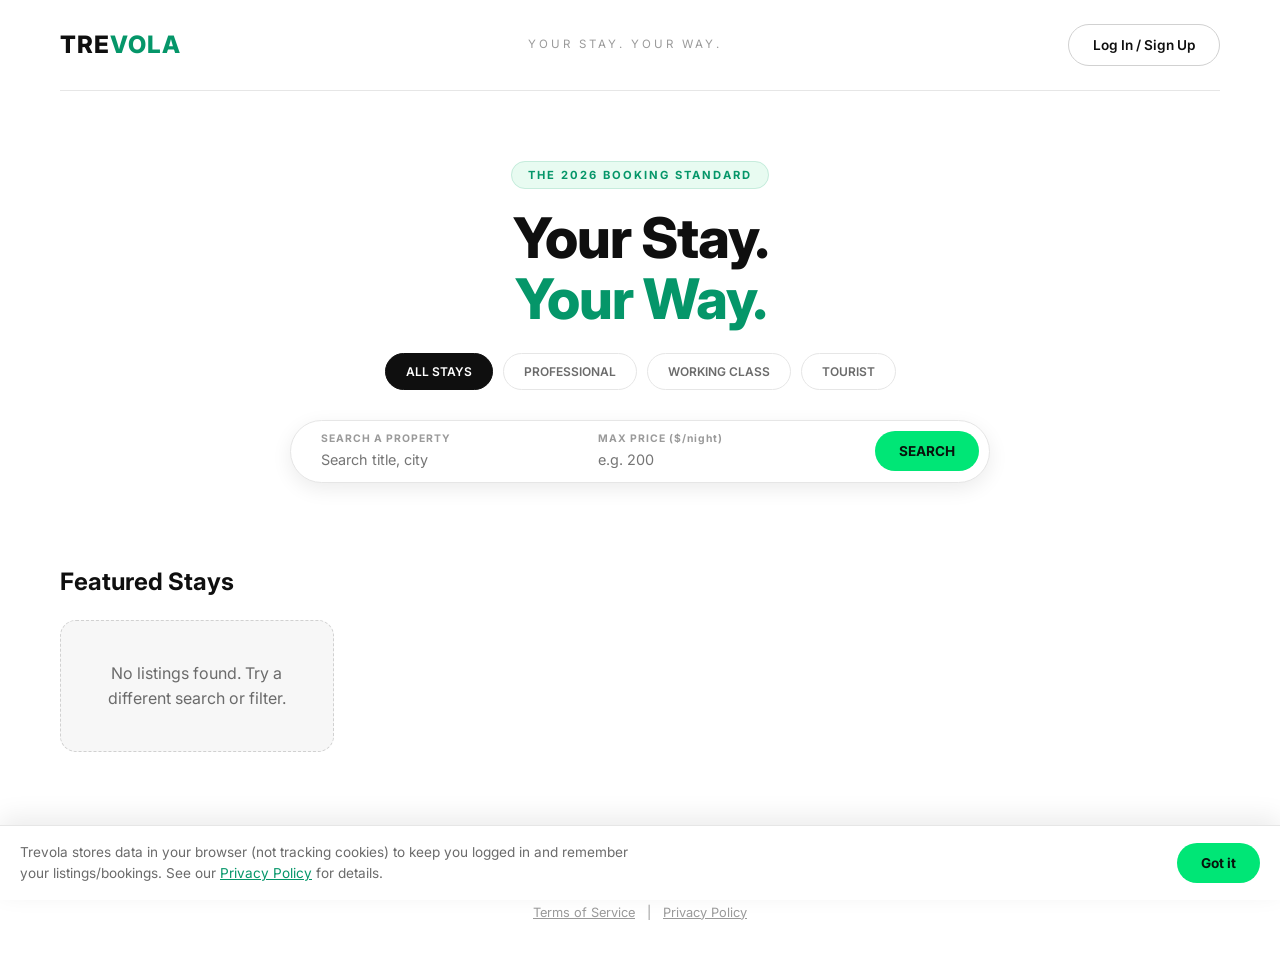
<file: index.html>
<!DOCTYPE html>
<html lang="en">

<head>
    <meta charset="UTF-8">
    <meta name="viewport" content="width=device-width, initial-scale=1.0">
    <title>Trevola | Your Stay. Your Way.</title>
    <meta name="description" content="Book unique stays for business, work, or leisure on Trevola — the modern property booking platform.">
    <link rel="stylesheet" href="style.css">
</head>

<body>

    <div class="container">
        <!-- Navigation Header -->
        <header class="main-header">
            <div class="logo">TRE<span>VOLA</span></div>
            <div class="header-tagline">YOUR STAY. YOUR WAY.</div>
            <button type="button" id="openAuthModalBtn" class="btn-outline">Log In / Sign Up</button>
        </header>

        <!-- Hero Section -->
        <section class="hero-section">
            <span class="hero-badge">THE 2026 BOOKING STANDARD</span>
            <h1 class="hero-title">Your Stay.<br><span>Your Way.</span></h1>

            <!-- Category Filter Pills -->
            <div class="category-filters">
                <button class="category-btn active" data-category="all">ALL STAYS</button>
                <button class="category-btn" data-category="professional">PROFESSIONAL</button>
                <button class="category-btn" data-category="working_class">WORKING CLASS</button>
                <button class="category-btn" data-category="tourist">TOURIST</button>
            </div>

            <!-- Search Bar -->
            <div class="search-bar">
                <div class="search-item">
                    <label for="searchInput">SEARCH A PROPERTY</label>
                    <input type="text" id="searchInput" placeholder="Search title, city">
                </div>
                <div class="search-item">
                    <label for="maxPriceInput">MAX PRICE ($/night)</label>
                    <input type="text" id="maxPriceInput" placeholder="e.g. 200" min="0">
                </div>
                <button id="searchBtn" type="button" class="btn-neon search-btn">SEARCH</button>
            </div>
        </section>

        <!-- Airbnb-Style Tabbed Auth Modal -->
        <div id="authModalOverlay" class="modal-overlay" style="display:none;">
            <div class="modal-content">
                <button type="button" id="closeAuthModalBtn" class="modal-close" aria-label="Close">&times;</button>

                <div class="auth-card">

                    <!-- Tab Switcher -->
                    <div class="auth-tabs">
                        <button type="button" class="tab-btn active" id="userTabBtn" onclick="switchAuthTab('user')">User
                            Login</button>
                        <button type="button" class="tab-btn" id="hostTabBtn" onclick="switchAuthTab('host')">Host
                            Login</button>
                    </div>

                    <!-- User Form -->
                    <form id="userform" class="auth-form active">
                        <div class="input-group">
                            <label for="userUsername">Username</label>
                            <input type="text" id="userUsername" placeholder="Enter your username" autocomplete="off"
                                required>
                        </div>
                        <div class="input-group">
                            <label for="userPassword">Password</label>
                            <input type="password" id="userPassword" placeholder="••••••••" required>
                        </div>
                        <button type="submit" class="btn-neon full-width">Login as User</button>
                        <button type="button" id="registerBtn" class="btn-outline full-width">Create Account</button>
                        <p style="text-align:center; margin-top:10px;"><a href="forgot-password.html" style="font-size:0.85rem;">Forgot password?</a></p>
                        <p id="userLoginMessage" class="auth-msg" aria-live="polite"></p>
                    </form>

                    <!-- Host Form -->
                    <form id="hostform" class="auth-form" style="display: none;">
                        <div class="input-group">
                            <label for="hostUsername">Username</label>
                            <input type="text" id="hostUsername" placeholder="Enter host username" autocomplete="off"
                                required>
                        </div>
                        <div class="input-group">
                            <label for="hostPassword">Password</label>
                            <input type="password" id="hostPassword" placeholder="••••••••" required>
                        </div>
                        <button type="submit" class="btn-neon full-width">Login as Host</button>
                        <button type="button" id="hostRegisterBtn" class="btn-outline full-width">Register as Host</button>
                        <p style="text-align:center; margin-top:10px;"><a href="forgot-password.html" style="font-size:0.85rem;">Forgot password?</a></p>
                        <p id="hostLoginMessage" class="auth-msg" aria-live="polite"></p>
                    </form>

                </div>
            </div>
        </div>

        <!-- Listings Section -->
        <main class="listings-section">
            <h2 class="section-heading">Featured Stays</h2>
            <div id="listingsContainer">
                <div class="no-listings">
                    <p>No listings found in this category.</p>
                </div>
            </div>
        </main>
    </div>

    <script type="module" src="file.js"></script>
    <script type="module" src="all_listings.js"></script>
    <script src="auth-modal.js"></script>

        <footer class="legal-footer">
        <a href="terms.html">Terms of Service</a> |
        <a href="privacy.html">Privacy Policy</a>
    </footer>
    <script src="cookie-consent.js"></script>
</body>

</html>
</file>
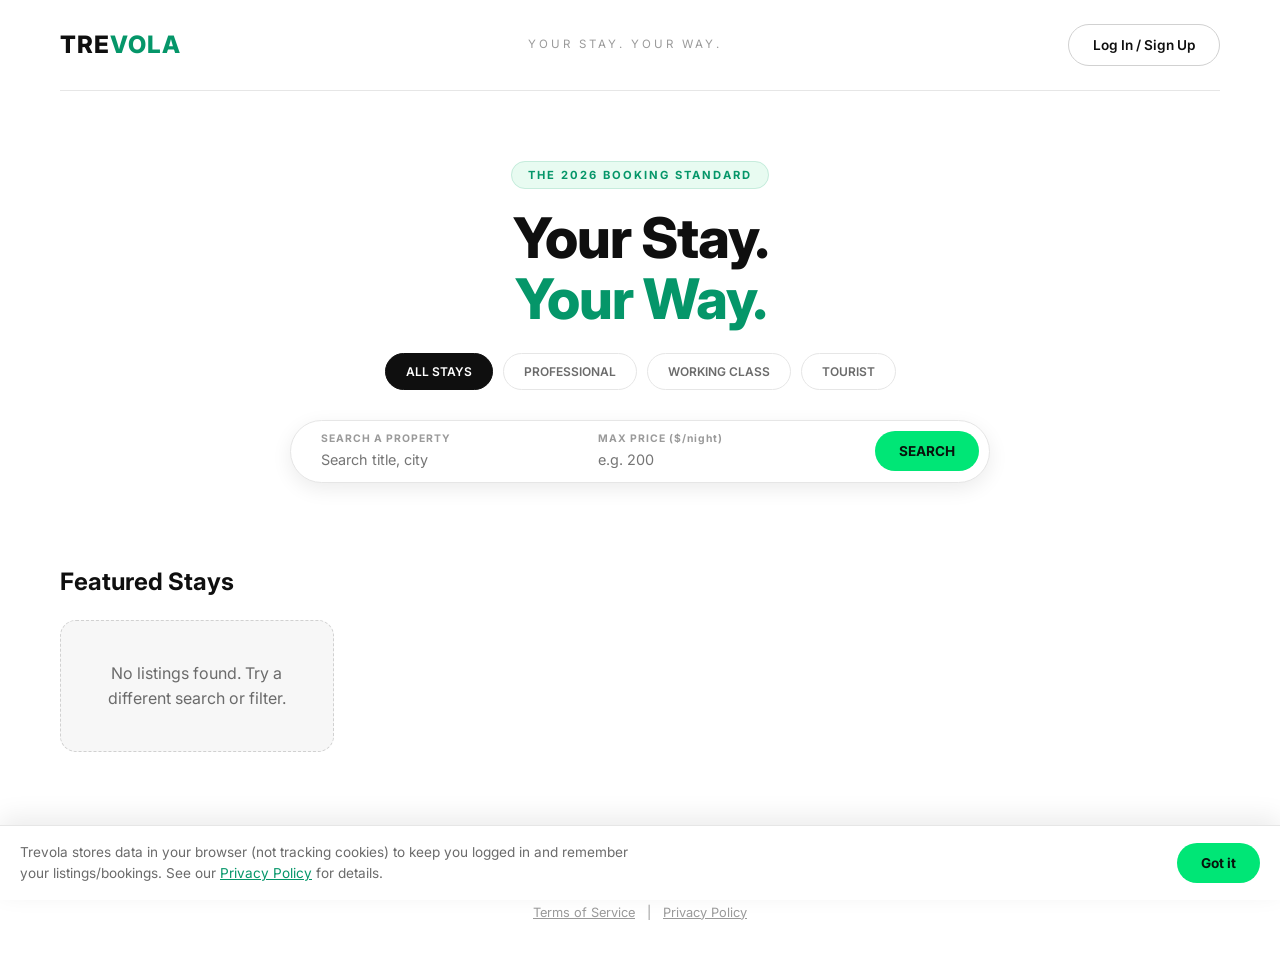
<file: create_listing.html>
<!DOCTYPE html>
<html lang="en">

<head>
    <meta charset="UTF-8">
    <meta name="viewport" content="width=device-width, initial-scale=1.0">

    <title>Create a Listing | Trevola</title>
    <meta name="description" content="List your property on Trevola — add photos, amenities, and set your price to start hosting guests.">

    <link rel="stylesheet" href="style.css">

    <link href="https://fonts.googleapis.com/css2?family=Inter:wght@400;500;600;700&display=swap" rel="stylesheet">
</head>

<body>

    <div class="dashboard-container">

        <!-- Header -->
        <header class="dashboard-header">

            <div>

                <a href="manage-listings.html" class="btn-outline">
                    ← Back to Manage Listings
                </a>

                <h1 class="page-title">
                    Create New Listing
                </h1>

                <p class="page-subtitle">
                    Fill in your property information and upload the required media.
                </p>

            </div>

        </header>

        <!-- Listing Form -->
        <div class="listing-form-card">

            <form id="createListing">

                <!-- Property Title -->
                <div class="input-group">
                    <label for="title">Property Title</label>

                    <input
                        type="text"
                        id="title"
                        placeholder="e.g. Luxury Apartment in London"
                        required>
                </div>

                <!-- Description -->
                <div class="input-group">

                    <label for="description">
                        Description
                    </label>

                    <textarea
                        id="description"
                        rows="5"
                        placeholder="Describe your property, nearby attractions and facilities..."
                        required></textarea>

                </div>

                <!-- Category -->
                <div class="input-group">

                    <label for="category">
                        Property Category
                    </label>

                    <select id="category" required>

                        <option value="">
                            Select a category
                        </option>

                        <option value="professional">
                            Professional
                        </option>

                        <option value="working_class">
                            Working Class
                        </option>

                        <option value="tourist">
                            Tourist
                        </option>

                    </select>

                    <p id="categoryDescription" style="font-size:0.82rem; color:#6b6b6b; margin-top:8px;"></p>

                </div>

                <!-- Address -->
                <div class="input-group">

                    <label for="address">
                        Address
                    </label>

                    <input
                        type="text"
                        id="address"
                        placeholder="123 Example Street"
                        required>

                </div>

                <!-- Latitude & Longitude -->
                <div class="location-grid">

                    <div class="input-group">

                        <label for="latitude">
                            Latitude
                        </label>

                        <input
                            type="number"
                            step="any"
                            id="latitude"
                            placeholder="51.5074"
                            required>

                    </div>

                    <div class="input-group">

                        <label for="longitude">
                            Longitude
                        </label>

                        <input
                            type="number"
                            step="any"
                            id="longitude"
                            placeholder="-0.1278"
                            required>

                    </div>

                </div>

                <!-- Price -->
                <div class="input-group">

                    <label for="price">
                        Price Per Night (£)
                    </label>

                    <input
                        type="number"
                        id="price"
                        min="1"
                        placeholder="150"
                        required>

                </div>

                <!-- Amenities -->
                <div class="input-group">

                    <label>
                        Amenities
                    </label>
                    <p style="font-size:0.82rem; color:#6b6b6b; margin-bottom:12px;">
                        Select everything that applies — these help guests find the right stay for what they need.
                    </p>

                    <div class="amenity-group">
                        <h4>For Professionals</h4>
                        <div class="amenity-checkboxes">
                            <label class="amenity-checkbox"><input type="checkbox" name="amenities" value="fast_wifi"> High-Speed Wi-Fi</label>
                            <label class="amenity-checkbox"><input type="checkbox" name="amenities" value="dedicated_desk"> Dedicated Desk &amp; Chair</label>
                            <label class="amenity-checkbox"><input type="checkbox" name="amenities" value="quiet_for_calls"> Quiet / Good for Video Calls</label>
                            <label class="amenity-checkbox"><input type="checkbox" name="amenities" value="coffee_machine"> Coffee Machine</label>
                            <label class="amenity-checkbox"><input type="checkbox" name="amenities" value="iron"> Iron &amp; Ironing Board</label>
                        </div>
                    </div>

                    <div class="amenity-group">
                        <h4>For Working Stays</h4>
                        <div class="amenity-checkboxes">
                            <label class="amenity-checkbox"><input type="checkbox" name="amenities" value="secure_parking"> Secure Parking</label>
                            <label class="amenity-checkbox"><input type="checkbox" name="amenities" value="laundry"> Laundry Facilities</label>
                            <label class="amenity-checkbox"><input type="checkbox" name="amenities" value="kitchen"> Kitchen / Kitchenette</label>
                            <label class="amenity-checkbox"><input type="checkbox" name="amenities" value="flexible_checkin"> Flexible Check-in</label>
                            <label class="amenity-checkbox"><input type="checkbox" name="amenities" value="near_transport"> Near Transport Links</label>
                        </div>
                    </div>

                    <div class="amenity-group">
                        <h4>For Tourists</h4>
                        <div class="amenity-checkboxes">
                            <label class="amenity-checkbox"><input type="checkbox" name="amenities" value="pet_friendly"> Pet Friendly</label>
                            <label class="amenity-checkbox"><input type="checkbox" name="amenities" value="pool"> Pool / Hot Tub</label>
                            <label class="amenity-checkbox"><input type="checkbox" name="amenities" value="bbq"> BBQ Area</label>
                            <label class="amenity-checkbox"><input type="checkbox" name="amenities" value="family_friendly"> Family Friendly (Crib/High Chair)</label>
                            <label class="amenity-checkbox"><input type="checkbox" name="amenities" value="near_attractions"> Near Attractions</label>
                        </div>
                    </div>

                </div>

                <!-- Stripe Payment Link -->
                <div class="input-group">

                    <label for="stripePaymentLink">
                        Stripe Payment Link (for guest payments)
                    </label>

                    <input
                        type="url"
                        id="stripePaymentLink"
                        placeholder="https://buy.stripe.com/xxxxxxxx">

                </div>

                <div class="requirements-card">
                    <h3>Setting up payments</h3>
                    <ul>
                        <li>Create a free Stripe account, then in the Dashboard go to <strong>Payment Links → New</strong>.</li>
                        <li>Add a product priced at your <strong>price per night</strong> (£{{price}}), and turn on <strong>"Let customers adjust quantity"</strong>.</li>
                        <li>Paste the generated link above. Guests will be told to set the quantity to their number of nights at checkout.</li>
                        <li>You can leave this blank for now and add it later from Manage Listings.</li>
                    </ul>
                </div>

                <!-- Upload -->
                <div class="upload-box">

                    <label for="images">

                        <h3>Upload Property Media</h3>

                        <p>
                            Select both images and videos.
                        </p>

                    </label>

                    <input
                        type="file"
                        id="images"
                        multiple
                        accept="image/*,video/*"
                        required>

                </div>

                <!-- Preview Area -->
                <div id="mediaPreview" class="media-preview">

                </div>

                <!-- Upload Status -->
                <div id="mediaStatus" class="requirements-card">

                    <h3>Trevola Media Requirements</h3>

                    <ul>

                        <li>✅ Minimum 8 Images</li>

                        <li>✅ Minimum 4 Videos</li>

                        <li>✅ Images up to 50MB each</li>

                        <li>✅ Videos up to 50MB each</li>

                    </ul>

                </div>

                <!-- Buttons -->
                <div class="form-actions">

                    <a href="manage-listings.html"
                        class="btn-outline">

                        Cancel

                    </a>

                    <button
                        type="submit"
                        class="btn-neon">

                        Create Listing

                    </button>

                </div>

            </form>

        </div>

    </div>

    <script type="module" src="listing-logic.js"></script>

    <script src="cookie-consent.js"></script>
</body>

</html>
</file>
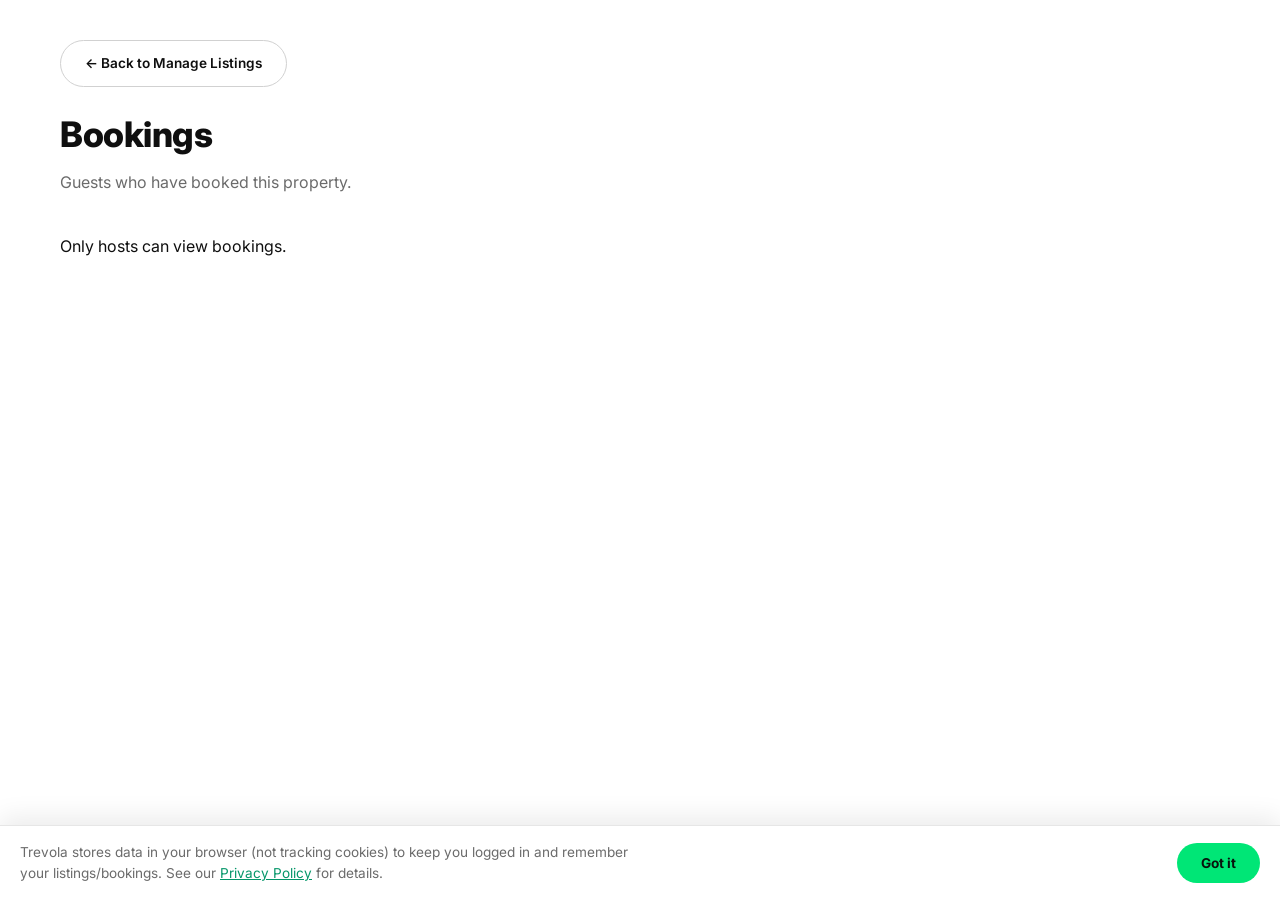
<file: host-bookings.html>
<!DOCTYPE html>
<html lang="en">

<head>
    <meta charset="UTF-8">
    <meta name="viewport" content="width=device-width, initial-scale=1.0">
    <title>Bookings | Trevola</title>
    <meta name="description" content="View bookings made on your Trevola property listing.">
    <link rel="stylesheet" href="style.css">
</head>

<body>
    <div class="dashboard-container">
        <header class="dashboard-header">
            <div>
                <a href="manage-listings.html" class="btn-outline">
                    ← Back to Manage Listings
                </a>
                <h1 class="page-title">Bookings</h1>
                <p class="page-subtitle">Guests who have booked this property.</p>
            </div>
        </header>

        <main>
            <div id="hostBookings" class="listings-grid">
                <p id="message" class="loading-state">Loading bookings...</p>
            </div>
        </main>
    </div>

    <script type="module" src="host-bookings.js"></script>
    <script src="cookie-consent.js"></script>
</body>

</html>
</file>
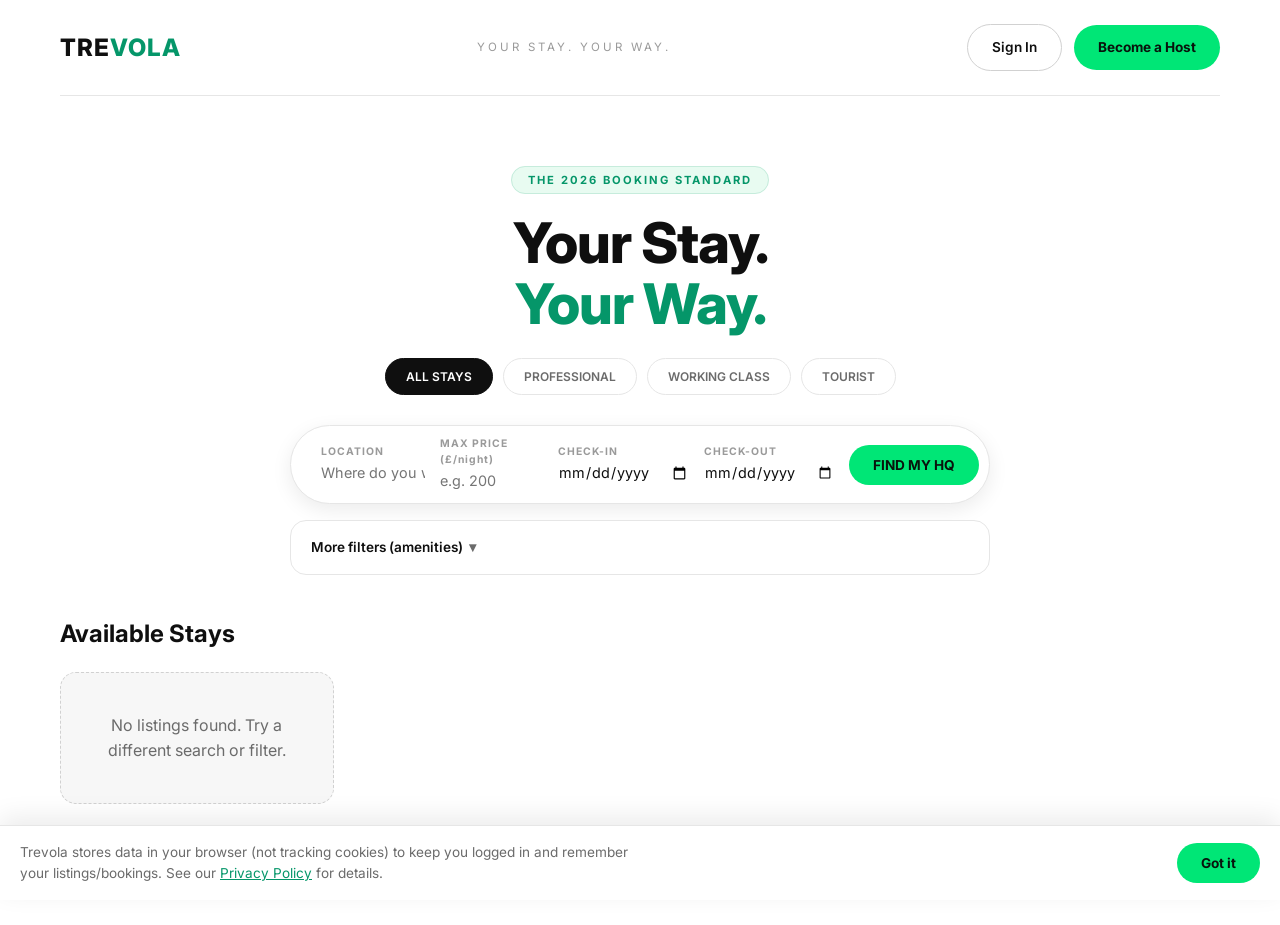
<file: listings.html>
<!doctype html>
<html lang="en">
  <head>
    <meta charset="UTF-8" />
    <meta name="viewport" content="width=device-width, initial-scale=1.0" />
    <title>Browse Stays | Trevola</title>
    <meta name="description" content="Browse and filter available properties on Trevola by location, price, dates, and amenities.">
    <link rel="stylesheet" href="style.css" />
  </head>
  <body>
    <div class="container">
      <header class="main-header">
        <div class="logo">TRE<span>VOLA</span></div>
        <div class="header-tagline">YOUR STAY. YOUR WAY.</div>
        <div class="header-actions">
            <!-- Navigate directly to your existing Login / Register page -->
            <a href="index.html" id="signInBtn" class="btn-outline">Sign In</a>
            <a href="host-register.html" id="becomeHostBtn" class="btn-neon">Become a Host</a>

            <!-- Dynamic Guest actions -->
            <a href="my-bookings.html" id="myBookingsBtn" class="btn-outline" style="display: none;">My Bookings</a>

            <!-- Dynamic Host actions  -->
            <a href="create_listing.html" id="createListingBtn" class="btn-outline" style="display: none;">Create Listing</a>
            <a href="manage-listings.html" id="manageListingsBtn" class="btn-outline" style="display: none;">Manage Listings</a>
            <button id="signOutBtn" class="btn-outline" style="display: none;">Sign Out</button>
        </div>
       
      </header>

      <!-- 2. Hero Section -->
      <section class="hero-section">
        <span class="hero-badge">THE 2026 BOOKING STANDARD</span>
        <h1 class="hero-title">Your Stay.<br /><span>Your Way.</span></h1>

        <!-- Category Filters Pills -->
        <div class="category-filters">
          <button class="category-btn active" data-category="all">
            ALL STAYS
          </button>
          <button class="category-btn" data-category="professional">
            PROFESSIONAL
          </button>
          <button class="category-btn" data-category="working_class">
            WORKING CLASS
          </button>
          <button class="category-btn" data-category="tourist">
            TOURIST
          </button>
        </div>

        <!-- Search / Booking Bar -->
        <div class="search-bar">
          <div class="search-item">
            <label>LOCATION</label>
            <input
              type="text"
              id="locationInput"
              placeholder="Where do you want to stay?"
            />
          </div>
          <div class="search-item">
            <label>MAX PRICE (£/night)</label>
            <input type="number" id="maxPriceInput" min="0" placeholder="e.g. 200" />
          </div>
          <div class="search-item">
            <label>CHECK-IN</label>
            <input type="date" id="checkInFilterInput" />
          </div>
          <div class="search-item">
            <label>CHECK-OUT</label>
            <input type="date" id="checkOutFilterInput" />
          </div>
          <button class="btn-neon search-btn">FIND MY HQ</button>
        </div>

        <details class="amenity-filter-panel">
          <summary>More filters (amenities)</summary>
          <div class="amenity-checkboxes">
            <label class="amenity-checkbox"><input type="checkbox" class="amenity-filter-checkbox" value="fast_wifi"> High-Speed Wi-Fi</label>
            <label class="amenity-checkbox"><input type="checkbox" class="amenity-filter-checkbox" value="dedicated_desk"> Dedicated Desk</label>
            <label class="amenity-checkbox"><input type="checkbox" class="amenity-filter-checkbox" value="secure_parking"> Secure Parking</label>
            <label class="amenity-checkbox"><input type="checkbox" class="amenity-filter-checkbox" value="kitchen"> Kitchen / Kitchenette</label>
            <label class="amenity-checkbox"><input type="checkbox" class="amenity-filter-checkbox" value="pet_friendly"> Pet Friendly</label>
            <label class="amenity-checkbox"><input type="checkbox" class="amenity-filter-checkbox" value="pool"> Pool / Hot Tub</label>
            <label class="amenity-checkbox"><input type="checkbox" class="amenity-filter-checkbox" value="near_transport"> Near Transport Links</label>
            <label class="amenity-checkbox"><input type="checkbox" class="amenity-filter-checkbox" value="near_attractions"> Near Attractions</label>
          </div>
        </details>
      </section>

      <!-- 3. Dynamic Listings Container Grid -->
      <main>
        <h2 class="section-heading">Available Stays</h2>
        <div id="listingsContainer">
          <!-- Listings injected dynamically via JavaScript -->
        </div>
      </main>
    </div>

    <!-- Import all_listings.js -->
    <script type="module" src="all_listings.js"></script>
          <footer class="legal-footer">
        <a href="terms.html">Terms of Service</a> |
        <a href="privacy.html">Privacy Policy</a>
    </footer>
    <script src="cookie-consent.js"></script>
</body>
</html>
</file>
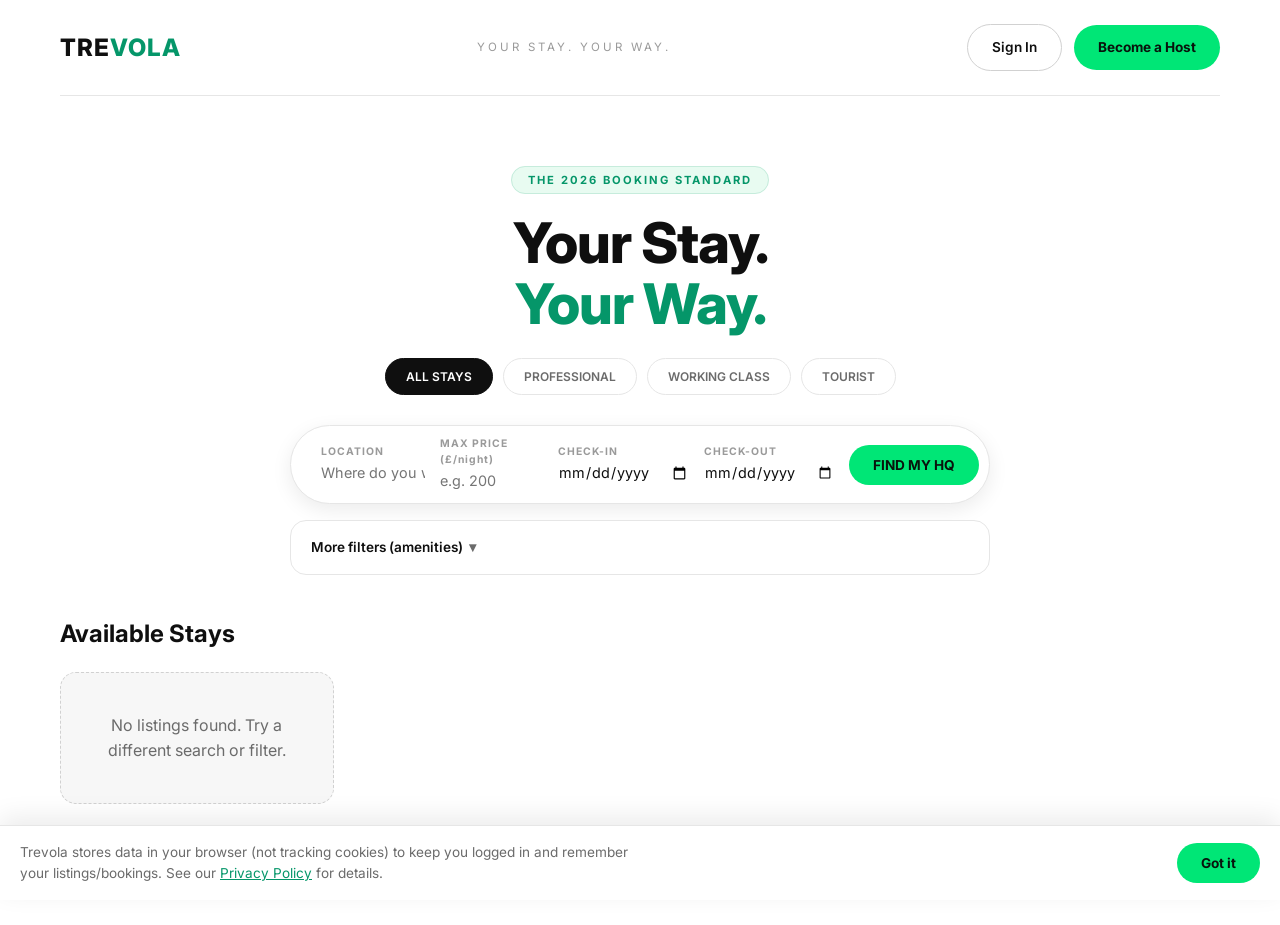
<file: manage-listings.html>
<!DOCTYPE html>
<html lang="en">

<head>
    <meta charset="UTF-8">
    <meta name="viewport" content="width=device-width, initial-scale=1.0">

    <title>Manage Listings | Trevola</title>
    <meta name="description" content="View, edit, and manage all your Trevola property listings in one place.">
    <link rel="stylesheet" href="style.css">
    <!-- Google Fonts for modern typography -->
    <link href="https://fonts.googleapis.com/css2?family=Inter:wght@400;500;600;700&display=swap" rel="stylesheet">
</head>

<body>
    <div class="dashboard-container">
        <header class="dashboard-header">
            <!--Navigation-->
            <div >
                <a href="listings.html" class="btn-outline">
                    ← Back to Listings
                </a>

                <h1 class="page-title">Manage My Listings</h1>
                <p class="page-subtitle">View, manage, and edit your active properties.</p>
            </div>

            <a href="create_listing.html" class="btn-neon">
                + Create New Listing
            </a>
        </header>

            <!-- Dynamic Listings Grid -->
        <main>
            <div id="myListings" class="listings-grid">
                <!-- Fallback / Loading State -->
                <p id="message" class="loading-state">Loading your listings...</p>
            </div>

            <div class="requirements-card" style="margin-top:40px; max-width:480px;">
                <h3>Testing Tools</h3>
                <p style="font-size:0.85rem; margin:8px 0;">
                    Remove every guest account that's signed up (and their bookings), while keeping all host accounts and listings — including this one — exactly as they are. Useful for clearing out test signups.
                </p>
                <button id="deleteGuestsBtn" type="button" class="btn-outline">
                    Delete All Guest Accounts
                </button>
            </div>

            <div class="requirements-card" style="margin-top:20px; max-width:480px;">
                <h3>Delete My Account</h3>
                <p style="font-size:0.85rem; margin:8px 0;">
                    This permanently deletes your host account, all your listings, and all bookings on them from this browser. This can't be undone.
                </p>
                <button id="deleteAccountBtn" type="button" class="btn-outline" style="border-color:#ff4d4d; color:#ff4d4d;">
                    Delete My Account &amp; All My Data
                </button>
            </div>
        </main>
    </div>
       <!--Import manage-listings.js-->
    <script type="module" src="manage-listings.js"></script>
    <script src="cookie-consent.js"></script>
</body>

</html>
</file>
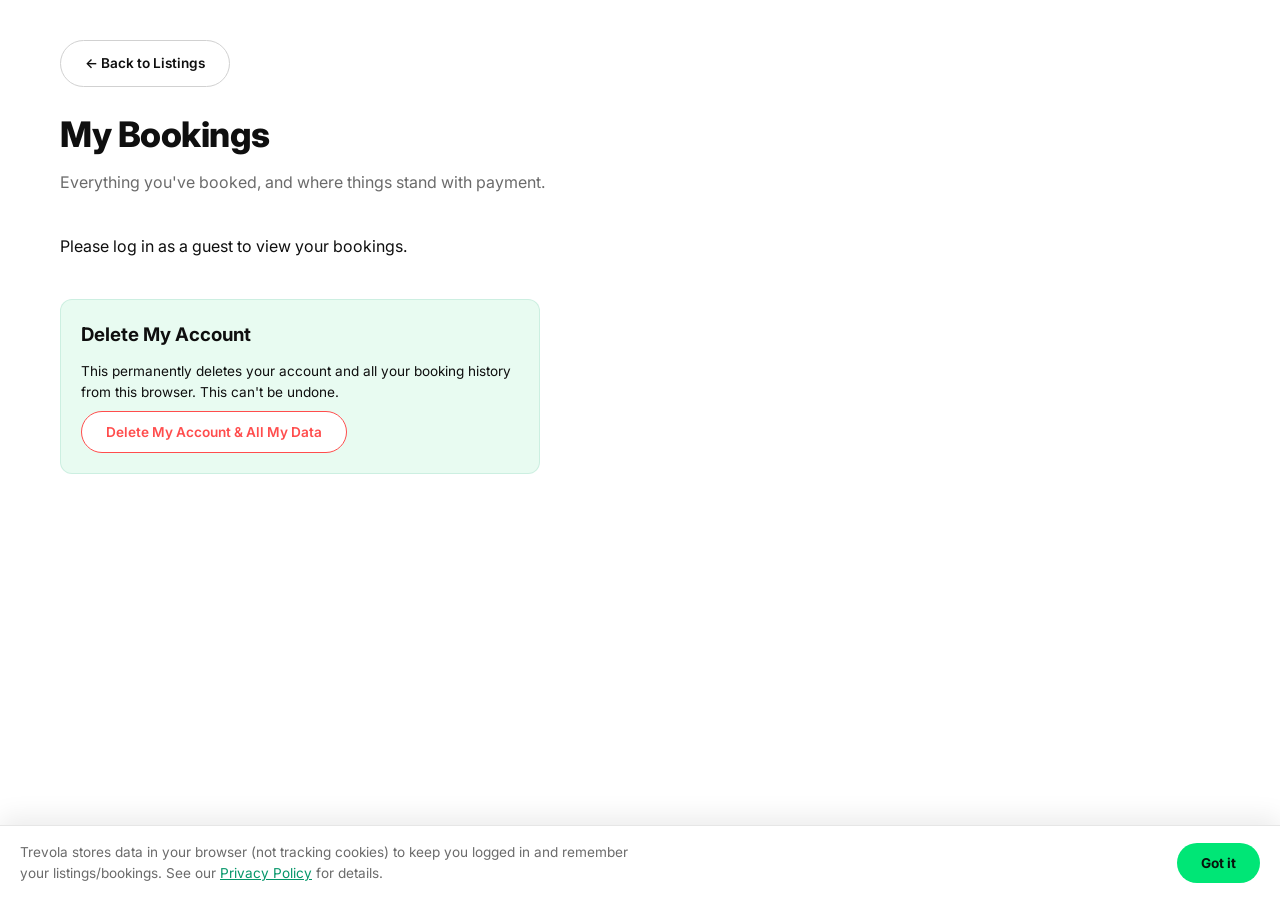
<file: my-bookings.html>
<!DOCTYPE html>
<html lang="en">

<head>
    <meta charset="UTF-8">
    <meta name="viewport" content="width=device-width, initial-scale=1.0">
    <title>My Bookings | Trevola</title>
    <meta name="description" content="View and manage your upcoming and past bookings on Trevola.">
    <link rel="stylesheet" href="style.css">
</head>

<body>
    <div class="dashboard-container">
        <header class="dashboard-header">
            <div>
                <a href="listings.html" class="btn-outline">
                    ← Back to Listings
                </a>
                <h1 class="page-title">My Bookings</h1>
                <p class="page-subtitle">Everything you've booked, and where things stand with payment.</p>
            </div>
        </header>

        <main>
            <div id="myBookings" class="listings-grid">
                <p id="message" class="loading-state">Loading your bookings...</p>
            </div>

            <div class="requirements-card" style="margin-top:40px; max-width:480px;">
                <h3>Delete My Account</h3>
                <p style="font-size:0.85rem; margin:8px 0;">
                    This permanently deletes your account and all your booking history from this browser. This can't be undone.
                </p>
                <button id="deleteAccountBtn" type="button" class="btn-outline" style="border-color:#ff4d4d; color:#ff4d4d;">
                    Delete My Account &amp; All My Data
                </button>
            </div>
        </main>
    </div>

    <script type="module" src="my-bookings.js"></script>
    <script src="cookie-consent.js"></script>
</body>

</html>
</file>
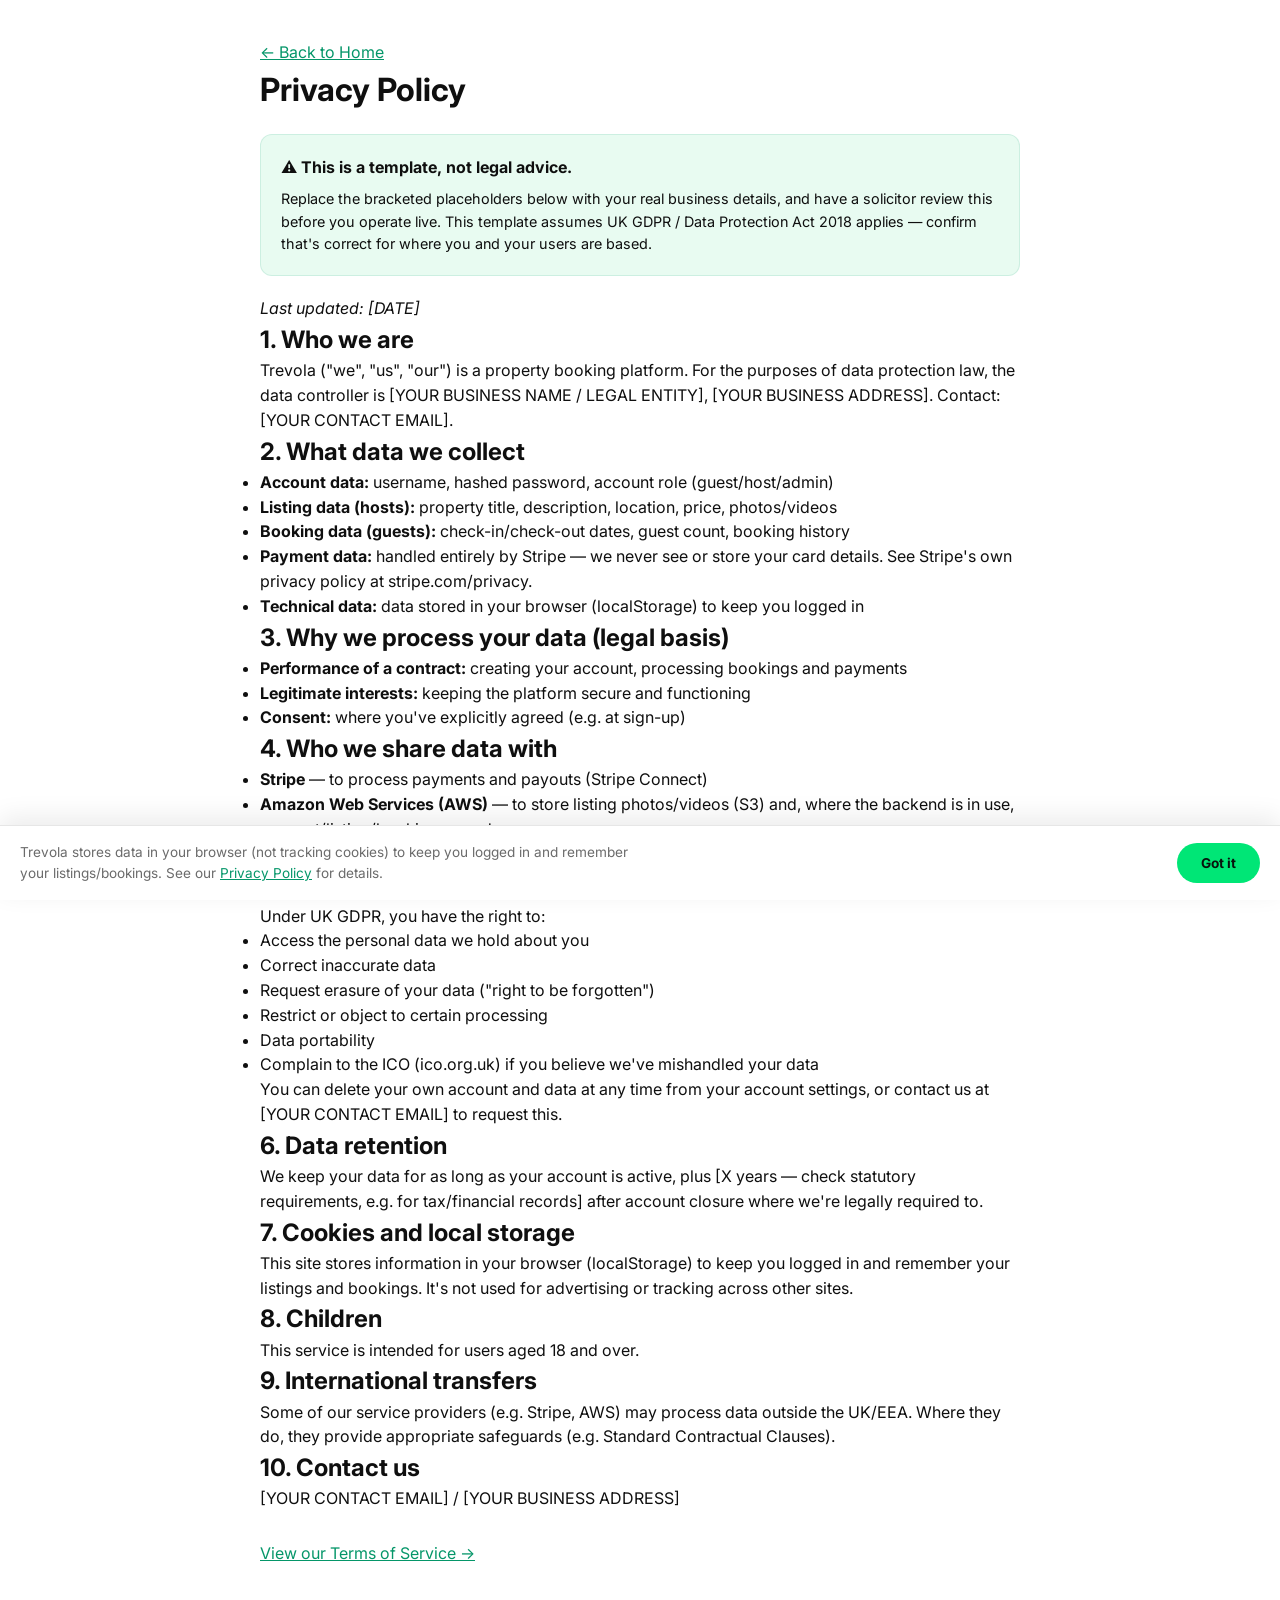
<file: privacy.html>
<!DOCTYPE html>
<html lang="en">

<head>
    <meta charset="UTF-8">
    <meta name="viewport" content="width=device-width, initial-scale=1.0">
    <title>Privacy Policy | Trevola</title>
    <meta name="description" content="Read Trevola's privacy policy and how we handle your data.">
    <link rel="stylesheet" href="style.css">
</head>

<body>
    <div class="container" style="max-width:800px; padding-top:40px; padding-bottom:40px;">
        <a href="index.html" class="back-link">← Back to Home</a>

        <h1>Privacy Policy</h1>

        <div class="requirements-card" style="margin:20px 0;">
            <strong>⚠️ This is a template, not legal advice.</strong>
            <p style="margin-top:8px; font-size:0.9rem;">
                Replace the bracketed placeholders below with your real business details, and have a solicitor
                review this before you operate live. This template assumes UK GDPR / Data Protection Act 2018
                applies — confirm that's correct for where you and your users are based.
            </p>
        </div>

        <p><em>Last updated: [DATE]</em></p>

        <h2>1. Who we are</h2>
        <p>
            Trevola ("we", "us", "our") is a property booking platform. For the purposes of data protection law,
            the data controller is [YOUR BUSINESS NAME / LEGAL ENTITY], [YOUR BUSINESS ADDRESS].
            Contact: [YOUR CONTACT EMAIL].
        </p>

        <h2>2. What data we collect</h2>
        <ul>
            <li><strong>Account data:</strong> username, hashed password, account role (guest/host/admin)</li>
            <li><strong>Listing data (hosts):</strong> property title, description, location, price, photos/videos</li>
            <li><strong>Booking data (guests):</strong> check-in/check-out dates, guest count, booking history</li>
            <li><strong>Payment data:</strong> handled entirely by Stripe — we never see or store your card details. See Stripe's own privacy policy at stripe.com/privacy.</li>
            <li><strong>Technical data:</strong> data stored in your browser (localStorage) to keep you logged in</li>
        </ul>

        <h2>3. Why we process your data (legal basis)</h2>
        <ul>
            <li><strong>Performance of a contract:</strong> creating your account, processing bookings and payments</li>
            <li><strong>Legitimate interests:</strong> keeping the platform secure and functioning</li>
            <li><strong>Consent:</strong> where you've explicitly agreed (e.g. at sign-up)</li>
        </ul>

        <h2>4. Who we share data with</h2>
        <ul>
            <li><strong>Stripe</strong> — to process payments and payouts (Stripe Connect)</li>
            <li><strong>Amazon Web Services (AWS)</strong> — to store listing photos/videos (S3) and, where the backend is in use, account/listing/booking records</li>
            <li>We do not sell your personal data to third parties.</li>
        </ul>

        <h2>5. Your rights</h2>
        <p>Under UK GDPR, you have the right to:</p>
        <ul>
            <li>Access the personal data we hold about you</li>
            <li>Correct inaccurate data</li>
            <li>Request erasure of your data ("right to be forgotten")</li>
            <li>Restrict or object to certain processing</li>
            <li>Data portability</li>
            <li>Complain to the ICO (ico.org.uk) if you believe we've mishandled your data</li>
        </ul>
        <p>
            You can delete your own account and data at any time from your account settings, or contact us at
            [YOUR CONTACT EMAIL] to request this.
        </p>

        <h2>6. Data retention</h2>
        <p>
            We keep your data for as long as your account is active, plus [X years — check statutory requirements,
            e.g. for tax/financial records] after account closure where we're legally required to.
        </p>

        <h2>7. Cookies and local storage</h2>
        <p>
            This site stores information in your browser (localStorage) to keep you logged in and remember your
            listings and bookings. It's not used for advertising or tracking across other sites.
        </p>

        <h2>8. Children</h2>
        <p>This service is intended for users aged 18 and over.</p>

        <h2>9. International transfers</h2>
        <p>
            Some of our service providers (e.g. Stripe, AWS) may process data outside the UK/EEA. Where they do,
            they provide appropriate safeguards (e.g. Standard Contractual Clauses).
        </p>

        <h2>10. Contact us</h2>
        <p>[YOUR CONTACT EMAIL] / [YOUR BUSINESS ADDRESS]</p>

        <div class="back-navigation" style="margin-top:30px;">
            <a href="terms.html" class="back-link">View our Terms of Service →</a>
        </div>
    </div>

    <script src="cookie-consent.js"></script>
</body>

</html>
</file>
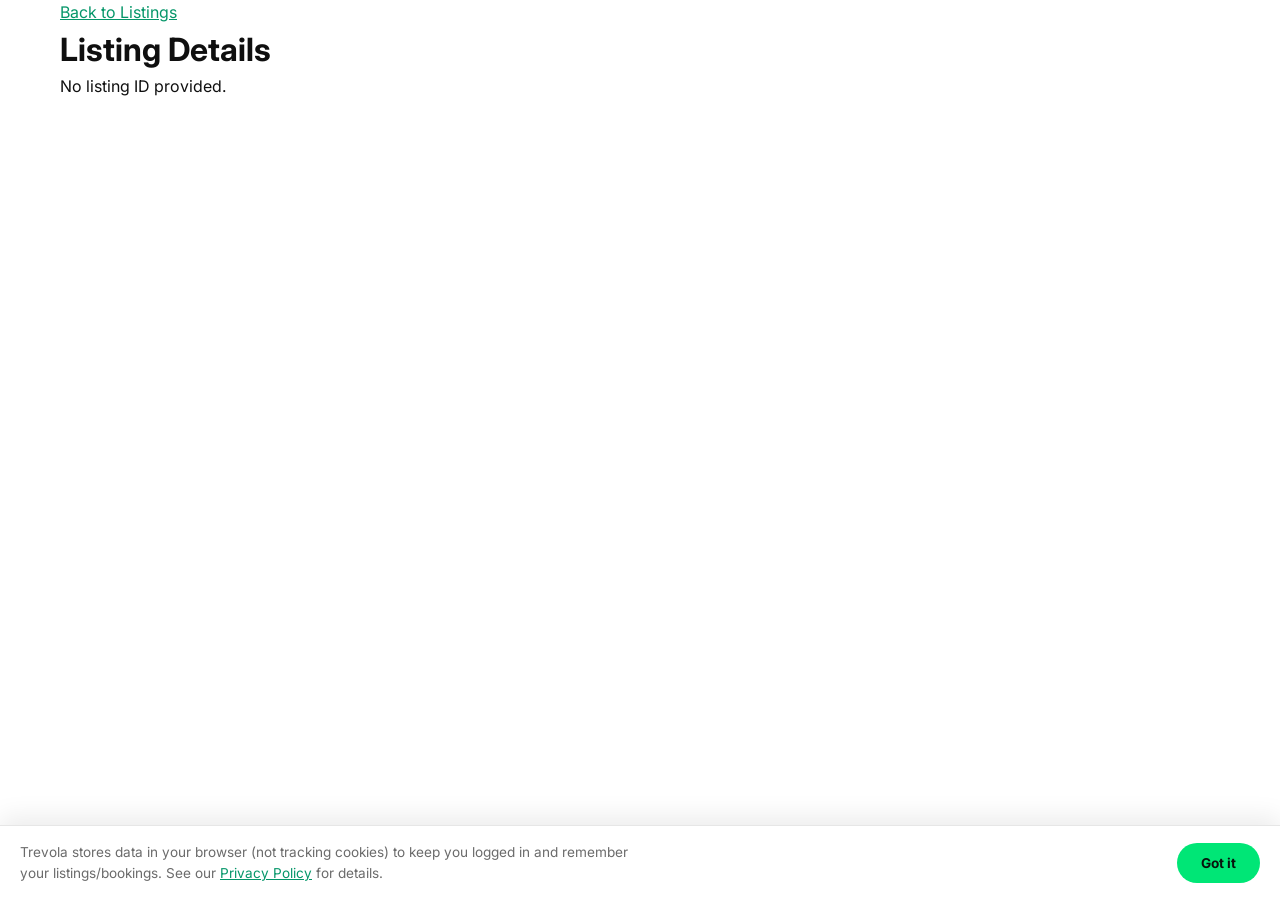
<file: single-listing.html>
<!DOCTYPE html>
<html lang="en">    
<head>
    <meta charset="UTF-8">
    <meta name="viewport" content="width=device-width, initial-scale=1.0">
    <title>Property Details | Trevola</title>
    <meta name="description" content="View property details, photos, amenities, and book your stay on Trevola.">
    <link rel="stylesheet" href="style.css">
</head>
<body>
    <div class="container">
        <div class=" back-navigation">
            <a href ="listings.html" class="back-link">Back to Listings</a>     
        </div>
        <h1>Listing Details</h1>
        <div id="listingContainer">
            <!-- Listing details will be shown here -->
        </div>
    </div>
    <!-- Include the listing.js script to fetch and display the single listing details -->
    <script type="module" src="single-listing.js"></script>
        <script src="cookie-consent.js"></script>
</body>
</html>
</file>
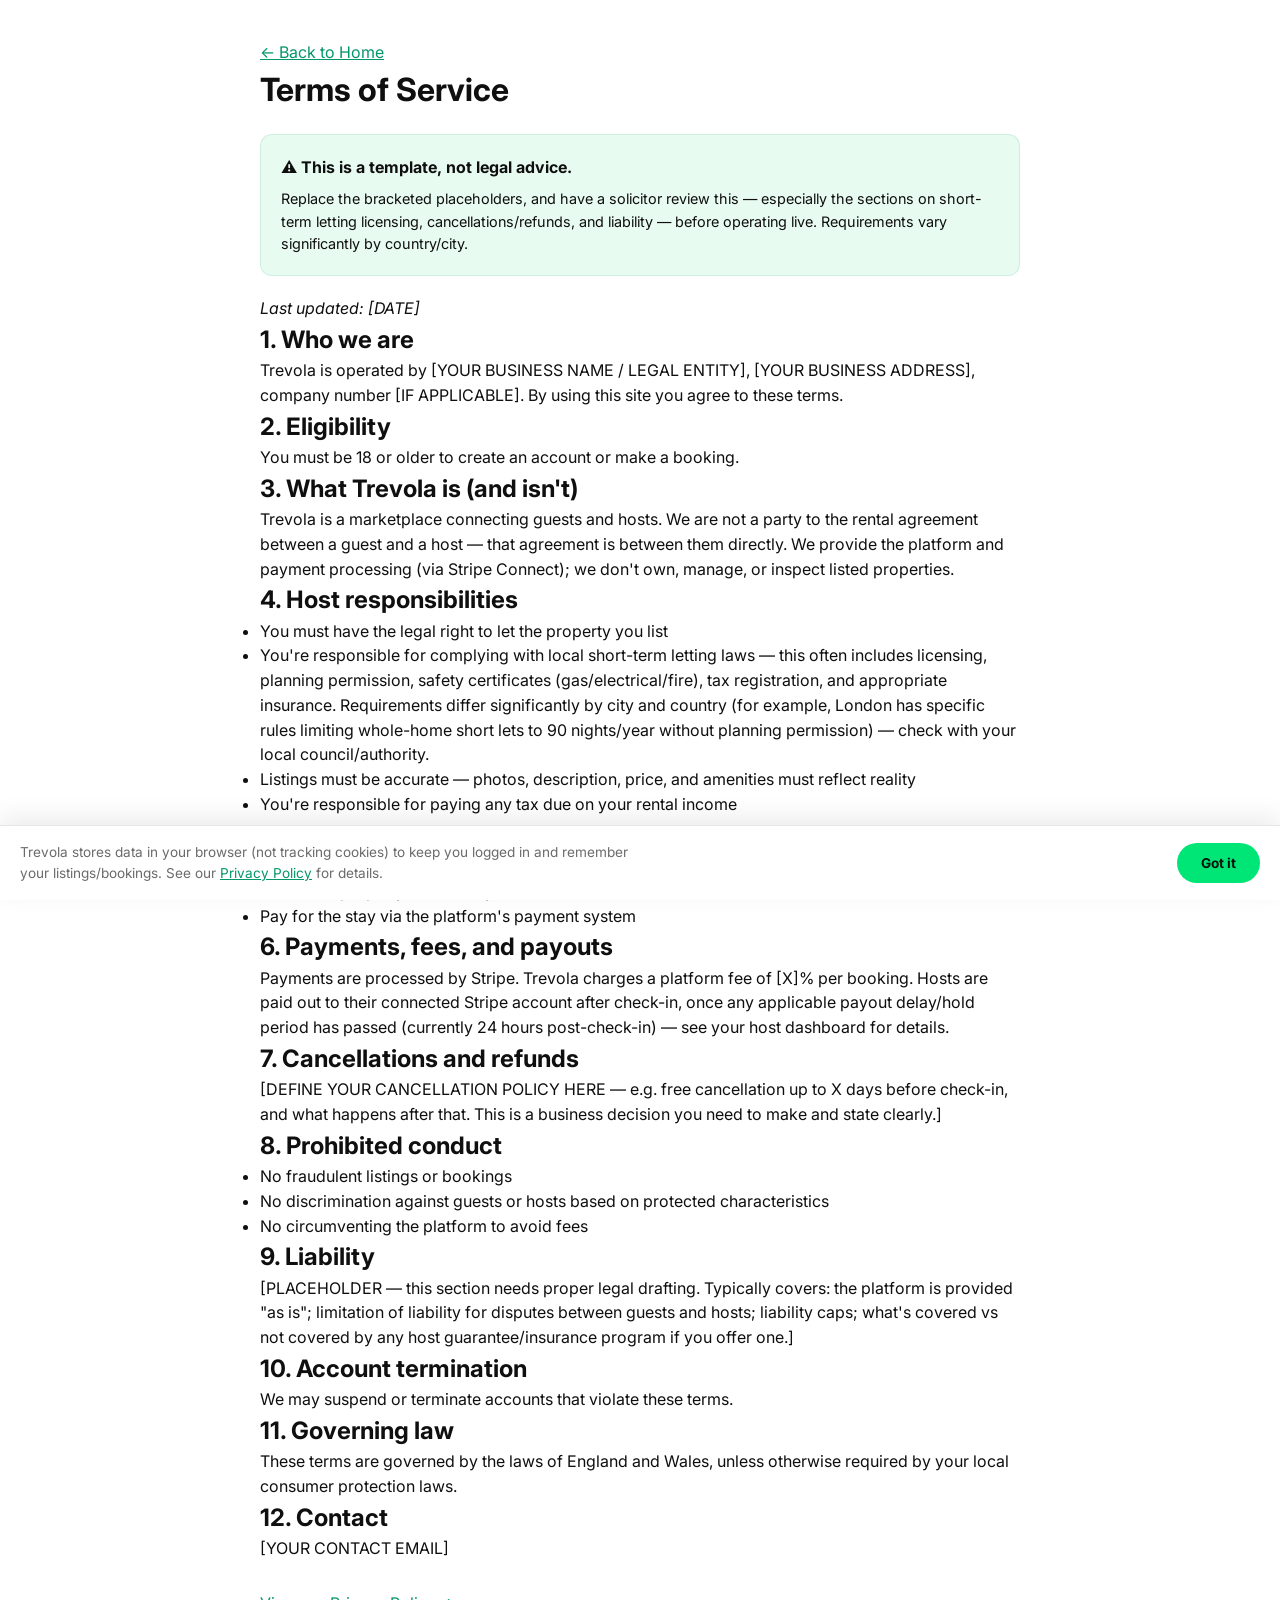
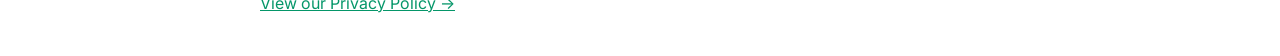
<file: terms.html>
<!DOCTYPE html>
<html lang="en">

<head>
    <meta charset="UTF-8">
    <meta name="viewport" content="width=device-width, initial-scale=1.0">
    <title>Terms of Service | Trevola</title>
    <meta name="description" content="Read Trevola's terms of service for guests and hosts.">
    <link rel="stylesheet" href="style.css">
</head>

<body>
    <div class="container" style="max-width:800px; padding-top:40px; padding-bottom:40px;">
        <a href="index.html" class="back-link">← Back to Home</a>

        <h1>Terms of Service</h1>

        <div class="requirements-card" style="margin:20px 0;">
            <strong>⚠️ This is a template, not legal advice.</strong>
            <p style="margin-top:8px; font-size:0.9rem;">
                Replace the bracketed placeholders, and have a solicitor review this — especially the sections on
                short-term letting licensing, cancellations/refunds, and liability — before operating live.
                Requirements vary significantly by country/city.
            </p>
        </div>

        <p><em>Last updated: [DATE]</em></p>

        <h2>1. Who we are</h2>
        <p>
            Trevola is operated by [YOUR BUSINESS NAME / LEGAL ENTITY], [YOUR BUSINESS ADDRESS],
            company number [IF APPLICABLE]. By using this site you agree to these terms.
        </p>

        <h2>2. Eligibility</h2>
        <p>You must be 18 or older to create an account or make a booking.</p>

        <h2>3. What Trevola is (and isn't)</h2>
        <p>
            Trevola is a marketplace connecting guests and hosts. We are not a party to the rental agreement
            between a guest and a host — that agreement is between them directly. We provide the platform and
            payment processing (via Stripe Connect); we don't own, manage, or inspect listed properties.
        </p>

        <h2>4. Host responsibilities</h2>
        <ul>
            <li>You must have the legal right to let the property you list</li>
            <li>You're responsible for complying with local short-term letting laws — this often includes
                licensing, planning permission, safety certificates (gas/electrical/fire), tax registration,
                and appropriate insurance. Requirements differ significantly by city and country
                (for example, London has specific rules limiting whole-home short lets to 90 nights/year
                without planning permission) — check with your local council/authority.</li>
            <li>Listings must be accurate — photos, description, price, and amenities must reflect reality</li>
            <li>You're responsible for paying any tax due on your rental income</li>
        </ul>

        <h2>5. Guest responsibilities</h2>
        <ul>
            <li>Provide accurate information when booking</li>
            <li>Follow the property rules set by the host</li>
            <li>Pay for the stay via the platform's payment system</li>
        </ul>

        <h2>6. Payments, fees, and payouts</h2>
        <p>
            Payments are processed by Stripe. Trevola charges a platform fee of [X]% per booking. Hosts are paid
            out to their connected Stripe account after check-in, once any applicable payout delay/hold period
            has passed (currently 24 hours post-check-in) — see your host dashboard for details.
        </p>

        <h2>7. Cancellations and refunds</h2>
        <p>
            [DEFINE YOUR CANCELLATION POLICY HERE — e.g. free cancellation up to X days before check-in, and
            what happens after that. This is a business decision you need to make and state clearly.]
        </p>

        <h2>8. Prohibited conduct</h2>
        <ul>
            <li>No fraudulent listings or bookings</li>
            <li>No discrimination against guests or hosts based on protected characteristics</li>
            <li>No circumventing the platform to avoid fees</li>
        </ul>

        <h2>9. Liability</h2>
        <p>
            [PLACEHOLDER — this section needs proper legal drafting. Typically covers: the platform is provided
            "as is"; limitation of liability for disputes between guests and hosts; liability caps; what's
            covered vs not covered by any host guarantee/insurance program if you offer one.]
        </p>

        <h2>10. Account termination</h2>
        <p>We may suspend or terminate accounts that violate these terms.</p>

        <h2>11. Governing law</h2>
        <p>These terms are governed by the laws of England and Wales, unless otherwise required by your local consumer protection laws.</p>

        <h2>12. Contact</h2>
        <p>[YOUR CONTACT EMAIL]</p>

        <div class="back-navigation" style="margin-top:30px;">
            <a href="privacy.html" class="back-link">View our Privacy Policy →</a>
        </div>
    </div>

    <script src="cookie-consent.js"></script>
</body>

</html>
</file>
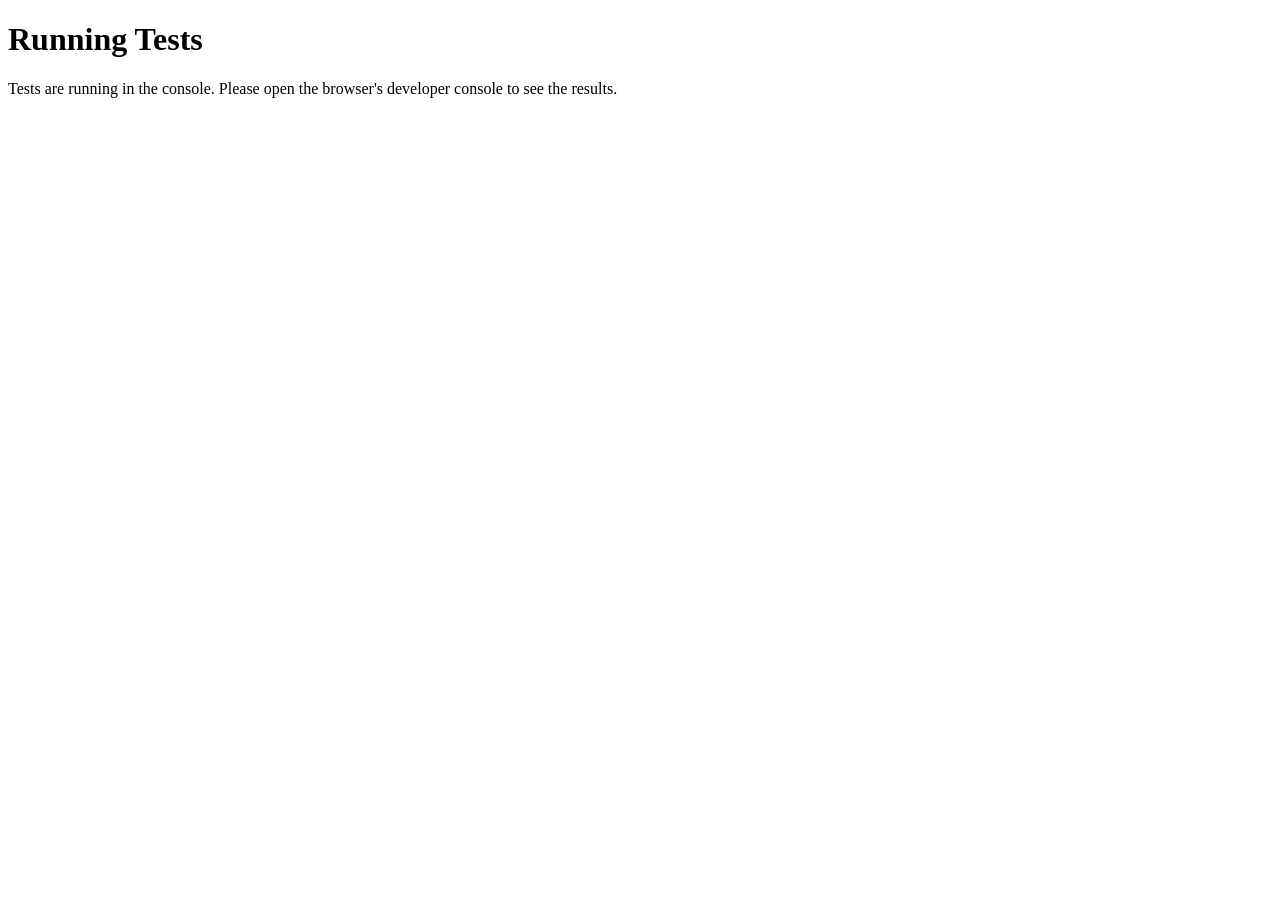
<file: test.html>
<!DOCTYPE html>
<html lang="en">
<head>
    <meta charset="UTF-8">
    <meta name="viewport" content="width=device-width, initial-scale=1.0">
    <title>UnitTests</title>
    </head>
<body>
    <h1>Running Tests</h1>
    <p>Tests are running in the console. Please open the browser's developer console to see the results.</p>
    <script type="module" src="tests.js"></script>
</body>
</html>
</file>
<file: style.css>
@import url('https://fonts.googleapis.com/css2?family=Inter:wght@400;500;600;700;800&display=swap');

/* ===================================================================
   Design tokens
   =================================================================== */
:root {
    --bg: #ffffff;
    --bg-subtle: #f7f7f7;
    --surface: #ffffff;
    --border: #e6e6e6;
    --border-strong: #d1d1d1;

    --text: #0f0f0f;
    --text-muted: #6b6b6b;
    --text-faint: #9a9a9a;

    --accent: #00e676;      /* bright green — buttons, active states */
    --accent-deep: #059669; /* deeper green — links/text on white */
    --accent-soft: #e8fbf1; /* pale green wash — subtle backgrounds */

    --danger: #e63946;
    --warning: #e08a1e;

    --radius-sm: 10px;
    --radius-md: 16px;
    --radius-lg: 22px;

    --shadow-sm: 0 1px 3px rgba(0, 0, 0, 0.06);
    --shadow-md: 0 6px 20px rgba(0, 0, 0, 0.08);
    --shadow-lg: 0 16px 40px rgba(0, 0, 0, 0.12);
}

/* Global Reset & Base Setup */
* {
    margin: 0;
    padding: 0;
    box-sizing: border-box;
    font-family: 'Inter', -apple-system, BlinkMacSystemFont, "Segoe UI", Roboto, Oxygen, Ubuntu, Cantarell, sans-serif;
}

body {
    background-color: var(--bg);
    color: var(--text);
    min-height: 100vh;
    line-height: 1.55;
    -webkit-font-smoothing: antialiased;
}

a {
    color: var(--accent-deep);
}

.container {
    max-width: 1200px;
    margin: 0 auto;
    padding: 0 20px;
}

/* Browser Autofill */
input:-webkit-autofill,
input:-webkit-autofill:hover,
input:-webkit-autofill:focus,
input:-webkit-autofill:active {
    -webkit-box-shadow: 0 0 0 30px #ffffff inset !important;
    -webkit-text-fill-color: var(--text) !important;
    transition: background-color 5000s ease-in-out 0s;
}

/* Header Navbar */
.main-header {
    display: flex;
    justify-content: space-between;
    align-items: center;
    padding: 24px 0;
    border-bottom: 1px solid var(--border);
}

.logo {
    font-size: 1.5rem;
    font-weight: 800;
    letter-spacing: 1px;
    color: var(--text);
}

.logo span {
    color: var(--accent-deep);
}

.header-tagline {
    font-size: 0.72rem;
    letter-spacing: 3px;
    color: var(--text-faint);
}

/* Buttons */
.btn-neon {
    background: var(--accent);
    color: #08130c;
    border: none;
    padding: 12px 24px;
    border-radius: 30px;
    font-weight: 700;
    font-size: 0.85rem;
    cursor: pointer;
    transition: all 0.2s ease;
    text-decoration: none;
    display: inline-block;
    text-align: center;
}

.btn-neon:hover {
    box-shadow: 0 8px 20px rgba(0, 230, 118, 0.35);
    transform: translateY(-1px);
}

.btn-outline {
    background: var(--surface);
    color: var(--text);
    border: 1px solid var(--border-strong);
    padding: 12px 24px;
    border-radius: 30px;
    font-weight: 600;
    font-size: 0.85rem;
    cursor: pointer;
    transition: all 0.2s ease;
    text-decoration: none;
    display: inline-block;
    text-align: center;
}

.btn-outline:hover {
    border-color: var(--text);
    background: var(--bg-subtle);
}

.full-width {
    width: 100%;
    margin-top: 10px;
}

/* Hero & Search Section */
.hero-section {
    text-align: center;
    padding: 70px 0 40px;
}

.hero-badge {
    font-size: 0.7rem;
    letter-spacing: 2px;
    color: var(--accent-deep);
    background: var(--accent-soft);
    padding: 6px 16px;
    border-radius: 20px;
    border: 1px solid rgba(5, 150, 105, 0.15);
    font-weight: 700;
}

.hero-title {
    font-size: 3.5rem;
    font-weight: 800;
    line-height: 1.1;
    margin: 22px 0;
    letter-spacing: -1px;
}

.hero-title span {
    color: var(--accent-deep);
}

/* Category Filters */
.category-filters {
    display: flex;
    justify-content: center;
    gap: 10px;
    margin-bottom: 30px;
}

.category-btn {
    background: var(--surface);
    border: 1px solid var(--border);
    color: var(--text-muted);
    padding: 10px 20px;
    border-radius: 20px;
    font-size: 0.75rem;
    font-weight: 600;
    cursor: pointer;
    transition: all 0.2s ease;
}

.category-btn.active,
.category-btn:hover {
    background: var(--text);
    color: #ffffff;
    border-color: var(--text);
}

/* Search Bar */
.search-bar {
    background: var(--surface);
    border: 1px solid var(--border);
    border-radius: 50px;
    padding: 10px 10px 10px 30px;
    display: flex;
    align-items: center;
    max-width: 700px;
    margin: 0 auto;
    box-shadow: var(--shadow-md);
}

.search-item {
    flex: 1;
    text-align: left;
    padding-right: 15px;
}

.search-item label {
    display: block;
    font-size: 0.65rem;
    font-weight: 700;
    letter-spacing: 1px;
    color: var(--text-faint);
}

.search-item input {
    background: transparent;
    border: none;
    color: var(--text);
    outline: none;
    width: 100%;
    font-size: 0.9rem;
}

/* Style Auth Card */
.auth-wrapper {
    display: flex;
    justify-content: center;
    padding: 40px 0 60px;
}

.auth-card-airbnb {
    background: var(--surface);
    border: 1px solid var(--border);
    border-radius: 24px;
    padding: 32px;
    width: 100%;
    max-width: 420px;
    box-shadow: var(--shadow-lg);
}

.auth-tabs {
    display: flex;
    background: var(--bg-subtle);
    border-radius: 14px;
    padding: 4px;
    margin-bottom: 24px;
}

.tab-btn {
    flex: 1;
    background: transparent;
    border: none;
    color: var(--text-muted);
    padding: 10px 0;
    font-weight: 600;
    font-size: 0.85rem;
    border-radius: 10px;
    cursor: pointer;
    transition: all 0.2s ease;
}

.tab-btn.active {
    background: var(--surface);
    color: var(--text);
    box-shadow: var(--shadow-sm);
}

.input-group {
    display: flex;
    flex-direction: column;
    text-align: left;
    margin-bottom: 16px;
}

.input-group label {
    font-size: 0.75rem;
    color: var(--text-muted);
    margin-bottom: 6px;
    font-weight: 600;
    text-transform: uppercase;
    letter-spacing: 0.5px;
}

.input-group input {
    width: 100%;
    background: var(--surface);
    border: 1px solid var(--border-strong);
    border-radius: 12px;
    padding: 12px 16px;
    color: var(--text);
    font-size: 0.95rem;
    outline: none;
    transition: border-color 0.2s;
}

.input-group input:focus {
    border-color: var(--accent-deep);
}

.auth-msg {
    margin-top: 12px;
    font-size: 0.85rem;
    text-align: center;
}

/* Listings Section */
.listings-section {
    padding: 40px 0 80px;
}

.section-heading {
    font-size: 1.5rem;
    margin-bottom: 20px;
    font-weight: 700;
}

.no-listings {
    text-align: center;
    padding: 40px;
    background: var(--bg-subtle);
    border: 1px dashed var(--border-strong);
    border-radius: 16px;
    color: var(--text-muted);
}

/* Manage Listings Dashboard */

.dashboard-container {
    max-width: 1200px;
    margin: 0 auto;
    padding: 40px 20px;
}

.dashboard-header {
    display: flex;
    justify-content: space-between;
    align-items: center;
    margin-bottom: 40px;
    gap: 20px;
    flex-wrap: wrap;
}

.page-title {
    font-size: 2.2rem;
    font-weight: 800;
    margin-top: 20px;
    letter-spacing: -0.5px;
}

.page-subtitle {
    color: var(--text-muted);
    margin-top: 8px;
}

.listings-grid {
    display: grid;
    grid-template-columns: repeat(auto-fill, minmax(340px, 1fr));
    gap: 30px;
}

.loading-state {
    color: var(--text-muted);
    text-align: center;
}

/* Dashboard / booking "panel" cards — distinct from the homepage grid
   cards below, so the two styles never fight over the same class. */
.listings-grid .listing-card,
.booking-card,
.listing-form-card {
    background: var(--surface);
    border-radius: var(--radius-md);
    padding: 24px;
    border: 1px solid var(--border);
    box-shadow: var(--shadow-sm);
}

.manage-image {
    width: 100%;
    height: 220px;
    object-fit: cover;
    border-radius: 12px;
    margin-bottom: 15px;
}

.media-gallery {
    display: flex;
    gap: 10px;
    flex-wrap: wrap;
    margin: 15px 0;
}

.media-item {
    cursor: pointer;
    border: 2px solid transparent;
    border-radius: 10px;
    overflow: hidden;
}

.media-item.selected {
    border-color: var(--accent-deep);
}

.media-item img,
.media-item video {
    width: 120px;
    height: 90px;
    object-fit: cover;
    display: block;
}

.delete-media-btn,
.delete-listing-btn {
    width: 100%;
    padding: 12px;
    margin-top: 10px;
    border: none;
    border-radius: 10px;
    cursor: pointer;
    font-weight: 600;
    color: #ffffff;
}

.delete-media-btn {
    background: var(--warning);
}

.delete-listing-btn {
    background: var(--danger);
}

/* Create Listing Page */

.listing-form-card {
    padding: 35px;
}

textarea,
select {
    width: 100%;
    background: var(--surface);
    color: var(--text);
    border: 1px solid var(--border-strong);
    border-radius: 12px;
    padding: 14px;
    font-size: 15px;
    outline: none;
}

textarea {
    resize: vertical;
    min-height: 130px;
}

textarea:focus,
select:focus {
    border-color: var(--accent-deep);
}

.location-grid {
    display: grid;
    grid-template-columns: 1fr 1fr;
    gap: 20px;
}

.upload-box {
    margin: 30px 0;
    padding: 25px;
    border: 2px dashed var(--border-strong);
    border-radius: 16px;
    text-align: center;
    background: var(--bg-subtle);
}

.upload-box h3 {
    margin-bottom: 8px;
}

.upload-box p {
    color: var(--text-muted);
    margin-bottom: 15px;
}

.upload-box input {
    width: 100%;
}

.requirements-card {
    margin-top: 25px;
    padding: 20px;
    background: var(--accent-soft);
    border: 1px solid rgba(5, 150, 105, 0.12);
    border-radius: 12px;
}

.requirements-card h3 {
    margin-bottom: 12px;
}

.requirements-card ul {
    padding-left: 20px;
}

.requirements-card li {
    margin-bottom: 8px;
}

.form-actions {
    display: flex;
    justify-content: flex-end;
    gap: 15px;
    margin-top: 35px;
}

.media-preview {
    display: flex;
    flex-wrap: wrap;
    gap: 15px;
    margin-top: 25px;
}

.media-preview img,
.media-preview video {
    width: 140px;
    height: 110px;
    object-fit: cover;
    border-radius: 10px;
    border: 1px solid var(--border);
}

@media (max-width: 768px) {

    .location-grid {
        grid-template-columns: 1fr;
    }

    .form-actions {
        flex-direction: column;
    }

    .btn-neon,
    .btn-outline {
        width: 100%;
    }

}

/* Booking Widget (Single Listing Page) */
.booking-card {
    margin-top: 30px;
    max-width: 480px;
}

.booking-card h2 {
    margin-bottom: 20px;
}

.booking-summary {
    background: var(--bg-subtle);
    border-radius: 12px;
    padding: 16px;
    margin: 20px 0;
    font-size: 0.95rem;
    color: var(--text);
    overflow: hidden;
}

.booking-summary strong {
    color: var(--accent-deep);
}

.listings-grid .listing-card p {
    margin: 6px 0;
    color: var(--text-muted);
    font-size: 0.9rem;
}

.header-actions {
    display: flex;
    align-items: center;
    gap: 12px;
    flex-wrap: wrap;
}

@media (max-width: 768px) {
    .header-actions {
        flex-wrap: wrap;
        gap: 8px;
    }
}


/* ===================================================================
   Airbnb-style compact listing grid (Featured Stays / Available Stays)
   Scoped to #listingsContainer specifically, so it can never collide
   with the dashboard/booking .listing-card panel style above.
   =================================================================== */

#listingsContainer {
    display: grid;
    grid-template-columns: repeat(auto-fill, minmax(220px, 1fr));
    gap: 32px 22px;
    margin-top: 20px;
}

#listingsContainer .listing-card {
    background: transparent;
    border: none;
    border-radius: 0;
    padding: 0;
    box-shadow: none;
    position: relative;
    cursor: pointer;
}

.main-image-wrapper {
    position: relative;
    width: 100%;
    aspect-ratio: 1 / 1;
    border-radius: var(--radius-md);
    overflow: hidden;
    background: var(--bg-subtle);
}

.gallery-main-img {
    width: 100%;
    height: 100%;
    object-fit: cover;
    display: block;
    transition: transform .35s ease;
}

#listingsContainer .listing-card:hover .gallery-main-img {
    transform: scale(1.05);
}

.listing-body {
    padding-top: 12px;
}

.listing-header {
    display: flex;
    flex-direction: column;
    gap: 2px;
}

.listing-title {
    font-size: 0.95rem;
    font-weight: 600;
    white-space: nowrap;
    overflow: hidden;
    text-overflow: ellipsis;
    color: var(--text);
}

.listing-location {
    font-size: 0.82rem;
    color: var(--text-muted);
    white-space: nowrap;
    overflow: hidden;
    text-overflow: ellipsis;
}

/* Airbnb cards keep the grid tight — description/amenities are left out
   of the compact card and only shown on the full listing page. */
#listingsContainer .listing-description,
#listingsContainer .listing-amenities {
    display: none;
}

.info-panel {
    display: flex;
    align-items: baseline;
    gap: 4px;
    margin-top: 8px;
}

.price-amount {
    font-size: 0.92rem;
    font-weight: 700;
    color: var(--text);
}

.price-unit {
    font-size: 0.78rem;
    color: var(--text-muted);
}

/* Makes the whole card clickable (image + text), Airbnb-style, while
   the link text itself stays visually hidden. */
.view-details-link {
    position: absolute;
    inset: 0;
    font-size: 0;
}

@media (max-width: 600px) {
    #listingsContainer {
        grid-template-columns: repeat(auto-fill, minmax(150px, 1fr));
        gap: 24px 14px;
    }

    .listing-title {
        font-size: 0.85rem;
    }

    .listing-location {
        font-size: 0.75rem;
    }
}


/* Consent checkboxes on registration forms */
.consent-checkbox {
    display: flex;
    align-items: flex-start;
    gap: 8px;
    font-size: 0.82rem;
    color: var(--text-muted);
    line-height: 1.4;
    margin-top: 14px;
    cursor: pointer;
}

.consent-checkbox input[type=checkbox] {
    margin-top: 3px;
    flex-shrink: 0;
    width: 16px;
    height: 16px;
    accent-color: var(--accent-deep);
    cursor: pointer;
}

.consent-checkbox a {
    color: var(--accent-deep);
    text-decoration: underline;
}

/* Cookie consent banner */
#cookieConsentBanner {
    position: fixed;
    bottom: 0;
    left: 0;
    right: 0;
    background: var(--surface);
    border-top: 1px solid var(--border);
    padding: 16px 20px;
    display: flex;
    flex-wrap: wrap;
    align-items: center;
    justify-content: space-between;
    gap: 16px;
    z-index: 9999;
    box-shadow: 0 -8px 24px rgba(0, 0, 0, 0.08);
}

#cookieConsentBanner p {
    font-size: 0.85rem;
    color: var(--text-muted);
    margin: 0;
    max-width: 640px;
}

#cookieConsentBanner a {
    color: var(--accent-deep);
}

#cookieConsentBanner .cookie-actions {
    display: flex;
    gap: 10px;
    flex-shrink: 0;
}

/* Simple footer with legal links, used across pages */
.legal-footer {
    text-align: center;
    padding: 30px 20px;
    margin-top: 40px;
    border-top: 1px solid var(--border);
    font-size: 0.8rem;
    color: var(--text-faint);
}

.legal-footer a {
    color: var(--text-faint);
    margin: 0 8px;
}

.legal-footer a:hover {
    color: var(--accent-deep);
}


/* Amenity checkbox groups (Create/Edit Listing) */
.amenity-group{
    margin-bottom:20px;
}

.amenity-group h4{
    font-size:0.8rem;
    text-transform:uppercase;
    letter-spacing:0.5px;
    color:var(--text-muted);
    margin-bottom:10px;
}

.amenity-checkboxes{
    display:grid;
    grid-template-columns:repeat(auto-fill, minmax(220px, 1fr));
    gap:10px 16px;
}

.amenity-checkbox{
    display:flex;
    align-items:center;
    gap:8px;
    font-size:0.88rem;
    color:var(--text);
    cursor:pointer;
}

.amenity-checkbox input[type=checkbox]{
    width:16px;
    height:16px;
    accent-color:var(--accent-deep);
    cursor:pointer;
    flex-shrink:0;
}

/* Amenity badges shown on the single listing page */
.amenity-badges{
    display:flex;
    flex-wrap:wrap;
    gap:8px;
    margin:16px 0;
}

.amenity-badge{
    background:var(--accent-soft);
    color:var(--accent-deep);
    border:1px solid rgba(5,150,105,0.15);
    padding:6px 14px;
    border-radius:20px;
    font-size:0.8rem;
    font-weight:600;
}

/* Amenity filter panel on the listings page */
.amenity-filter-panel{
    max-width:700px;
    margin:16px auto 0;
    background:var(--surface);
    border:1px solid var(--border);
    border-radius:16px;
    padding:16px 20px;
    text-align:left;
}

.amenity-filter-panel summary{
    cursor:pointer;
    font-size:0.85rem;
    font-weight:600;
    color:var(--text);
    list-style:none;
}

.amenity-filter-panel summary::-webkit-details-marker{
    display:none;
}

.amenity-filter-panel summary::after{
    content:"▾";
    margin-left:6px;
    color:var(--text-muted);
}

.amenity-filter-panel .amenity-checkboxes{
    margin-top:14px;
}

.category-description{
    max-width:600px;
    margin:14px auto 0;
    font-size:0.85rem;
    color:var(--text-muted);
    text-align:center;
}


/* Login/Signup Modal (Airbnb-style — small header trigger, not embedded in page flow) */
.modal-overlay{
    position:fixed;
    inset:0;
    background:rgba(15,15,15,0.55);
    display:flex;
    align-items:center;
    justify-content:center;
    padding:20px;
    z-index:9998;
}

.modal-content{
    position:relative;
    width:100%;
    max-width:440px;
    max-height:90vh;
    overflow-y:auto;
}

.modal-close{
    position:absolute;
    top:14px;
    right:14px;
    width:34px;
    height:34px;
    border-radius:50%;
    border:none;
    background:var(--surface);
    color:var(--text);
    font-size:1.4rem;
    line-height:1;
    cursor:pointer;
    display:flex;
    align-items:center;
    justify-content:center;
    box-shadow:var(--shadow-sm);
    z-index:1;
}

.modal-close:hover{
    background:var(--bg-subtle);
}

@media(max-width:480px){
    .modal-content{
        max-width:100%;
    }
}


/* Image loading states — shimmer while real S3-hosted images load in,
   then fade to full opacity. Listing/booking DATA loads instantly from
   localStorage, so this only applies to actual network image requests. */
.img-loading{
    background: linear-gradient(90deg, var(--bg-subtle) 25%, #eeeeee 37%, var(--bg-subtle) 63%);
    background-size: 400% 100%;
    animation: img-shimmer 1.4s ease infinite;
}

@keyframes img-shimmer{
    0%{ background-position: 100% 50%; }
    100%{ background-position: 0 50%; }
}

.gallery-main-img, .manage-image, #mainImage, .amenity-badges + .main-image img{
    opacity: 0;
    transition: opacity .3s ease;
}

.gallery-main-img.img-loaded, .manage-image.img-loaded, #mainImage.img-loaded{
    opacity: 1;
}


/* Full-screen photo lightbox */
.lightbox-overlay{
    position: fixed;
    inset: 0;
    background: rgba(0,0,0,0.92);
    z-index: 10000;
    display: flex;
    align-items: center;
    justify-content: center;
}

.lightbox-stage{
    max-width: 90vw;
    max-height: 82vh;
    display: flex;
    align-items: center;
    justify-content: center;
}

.lightbox-media{
    max-width: 90vw;
    max-height: 82vh;
    object-fit: contain;
    border-radius: 8px;
}

.lightbox-close{
    position: absolute;
    top: 20px;
    right: 24px;
    background: transparent;
    border: none;
    color: #ffffff;
    font-size: 2rem;
    line-height: 1;
    cursor: pointer;
}

.lightbox-nav{
    position: absolute;
    top: 50%;
    transform: translateY(-50%);
    background: rgba(255,255,255,0.12);
    border: none;
    color: #ffffff;
    font-size: 2rem;
    width: 48px;
    height: 48px;
    border-radius: 50%;
    cursor: pointer;
    display: flex;
    align-items: center;
    justify-content: center;
}

.lightbox-nav:hover{
    background: rgba(255,255,255,0.25);
}

.lightbox-prev{ left: 20px; }
.lightbox-next{ right: 20px; }

.lightbox-counter{
    position: absolute;
    bottom: 20px;
    left: 50%;
    transform: translateX(-50%);
    color: #ffffff;
    font-size: 0.85rem;
    background: rgba(255,255,255,0.12);
    padding: 6px 14px;
    border-radius: 20px;
}

@media(max-width:600px){
    .lightbox-nav{
        width: 40px;
        height: 40px;
        font-size: 1.6rem;
    }
}
</file>
